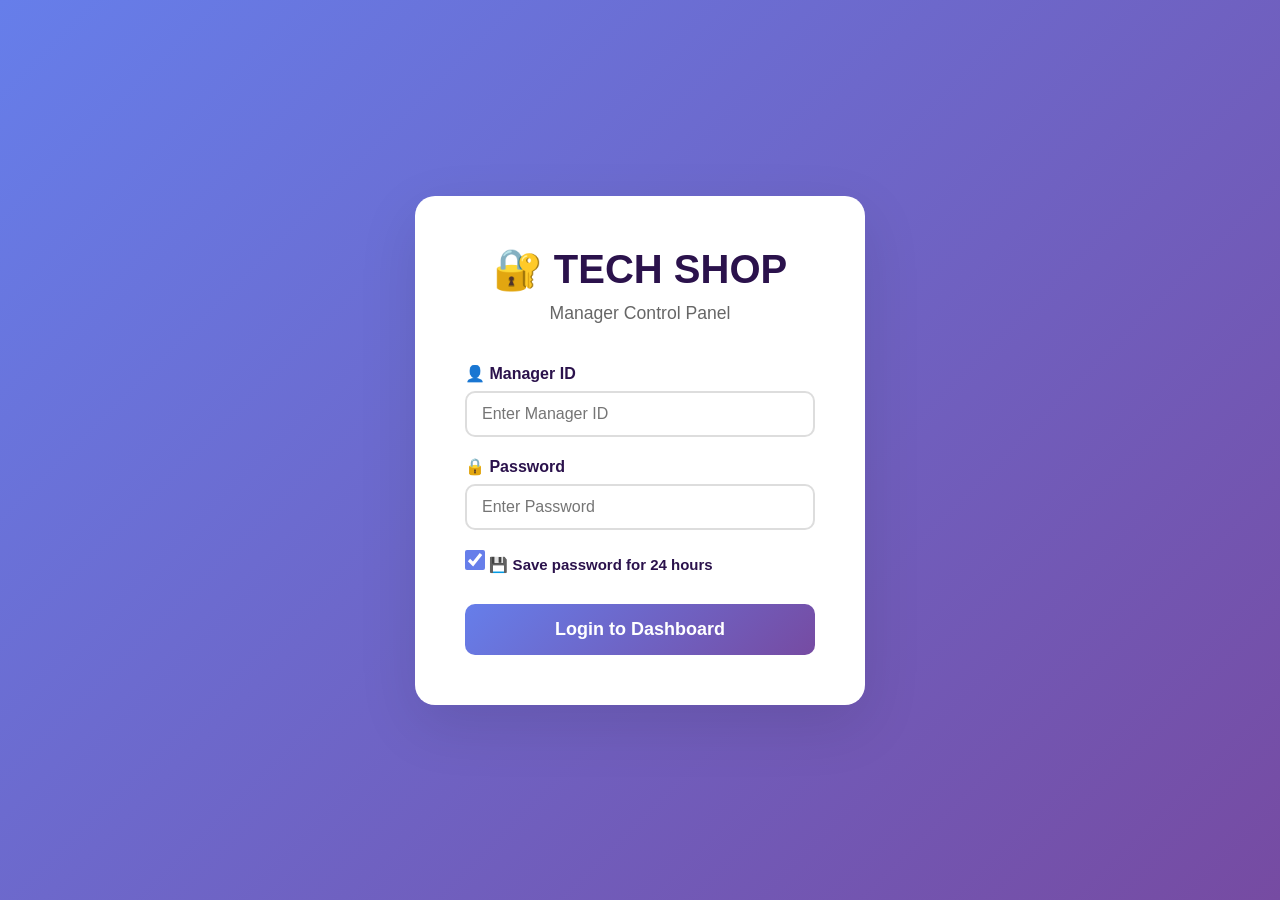
<file: manager.html>
<!DOCTYPE html>
<html lang="en">
<head>
    <meta charset="UTF-8">
    <meta name="viewport" content="width=device-width, initial-scale=1.0">
    <title>TECH SHOP - Manager Dashboard</title>
    <link rel="stylesheet" href="manager-styles.css">
</head>
<body>
    <!-- Manager Login Screen -->
    <div id="manager-login" class="manager-login-screen">
        <div class="login-box">
            <div class="logo-section">
                <h1>🔐 TECH SHOP</h1>
                <p>Manager Control Panel</p>
            </div>
            <form id="manager-login-form" onsubmit="managerLogin(event)">
                <div class="form-group">
                    <label>👤 Manager ID</label>
                    <input type="text" id="manager-id" required placeholder="Enter Manager ID">
                </div>
                <div class="form-group">
                    <label>🔒 Password</label>
                    <input type="password" id="manager-password" required placeholder="Enter Password">
                </div>
                <div class="form-group">
                    <label class="checkbox-label">
                        <input type="checkbox" id="save-password" checked>
                        <span>💾 Save password for 24 hours</span>
                    </label>
                </div>
                <button type="submit" class="login-submit-btn">Login to Dashboard</button>
            </form>
        </div>
    </div>

    <!-- Manager Dashboard -->
    <div id="manager-dashboard" class="manager-dashboard">
        <!-- Sidebar -->
        <aside class="sidebar">
            <div class="sidebar-header">
                <h2>🛍️ TECH SHOP</h2>
                <p>Manager Panel</p>
            </div>
            <nav class="sidebar-nav">
                <a href="#" onclick="showSection('dashboard')" class="nav-item active">
                    <span>📊</span> Dashboard
                </a>
                <a href="#" onclick="showSection('stores')" class="nav-item">
                    <span>🏪</span> Stores
                </a>
                <a href="#" onclick="showSection('products')" class="nav-item">
                    <span>📦</span> Products
                </a>
                <a href="#" onclick="showSection('orders')" class="nav-item">
                    <span>🛒</span> Orders
                </a>
                <a href="#" onclick="showSection('settings')" class="nav-item">
                    <span>⚙️</span> Settings
                </a>
            </nav>
            <div class="sidebar-footer">
                <button onclick="managerLogout()" class="logout-btn">
                    🚪 Logout
                </button>
            </div>
        </aside>

        <!-- Main Content -->
        <main class="main-content">
            <!-- Top Bar -->
            <header class="top-bar">
                <h1 id="page-title">Dashboard</h1>
                <div class="top-bar-actions">
                    <button onclick="toggleDarkMode()" class="btn-view-site btn-theme-toggle" title="Toggle Dark Mode">
                        <span id="theme-icon">🌙</span>
                    </button>
                    <button onclick="openCustomerSite()" class="btn-view-site" title="Open Customer Website">
                        🌐 View Store
                    </button>
                    <span class="connection-status" title="Connected to TECH SHOP">
                        🟢 Live
                    </span>
                    <span class="session-timer" id="session-timer" title="Session will expire after 24 hours">
                        ⏱️ Session: --h --m
                    </span>
                    <span class="manager-name">👤 Admin Manager</span>
                    <span class="current-time" id="current-time"></span>
                </div>
            </header>

            <!-- Dashboard Section -->
            <section id="section-dashboard" class="content-section active">
                <div class="stats-grid">
                    <div class="stat-card">
                        <div class="stat-icon">📦</div>
                        <div class="stat-info">
                            <h3 id="total-products">0</h3>
                            <p>Total Products</p>
                        </div>
                    </div>
                    <div class="stat-card">
                        <div class="stat-icon">🛒</div>
                        <div class="stat-info">
                            <h3 id="total-orders">0</h3>
                            <p>Total Orders</p>
                        </div>
                    </div>
                    <div class="stat-card">
                        <div class="stat-icon">💰</div>
                        <div class="stat-info">
                            <h3 id="total-revenue">$0</h3>
                            <p>Total Revenue</p>
                        </div>
                    </div>
                    <div class="stat-card">
                        <div class="stat-icon">⭐</div>
                        <div class="stat-info">
                            <h3 id="avg-rating">4.5</h3>
                            <p>Average Rating</p>
                        </div>
                    </div>
                </div>

                <!-- Advanced Analytics Charts Grid -->
                <div class="charts-grid">
                    <div class="chart-card">
                        <h3>📈 Sales Trend (Last 7 Days)</h3>
                        <div class="chart-canvas-container">
                            <canvas id="sales-trend-chart"></canvas>
                        </div>
                    </div>
                    <div class="chart-card">
                        <h3>🎯 Products by Category</h3>
                        <div class="chart-canvas-container">
                            <canvas id="category-pie-chart"></canvas>
                        </div>
                    </div>
                </div>

                <!-- Stock Chart Section -->
                <div class="chart-section">
                    <h2>📊 Stock Levels Overview</h2>
                    <div class="stock-chart-container">
                        <canvas id="stock-chart"></canvas>
                    </div>
                    <div class="stock-legend" id="stock-legend">
                        <!-- Legend will be generated dynamically -->
                    </div>
                </div>

                <div class="recent-activity">
                    <h2>Recent Activity</h2>
                    <div class="activity-list" id="activity-list">
                        <!-- Activity items will be added here -->
                    </div>
                </div>
            </section>

            <!-- Stores Section -->
            <section id="section-stores" class="content-section">
                <div class="section-header">
                    <h2>Store Profiles</h2>
                    <button onclick="showAddStoreForm()" class="btn-primary">
                        ➕ Add New Store
                    </button>
                </div>
                
                <!-- Add/Edit Store Form -->
                <div id="store-form-container" class="form-container store-form-container-hidden">
                    <h3 id="store-form-title">Add New Store</h3>
                    <form id="store-form" class="product-form" onsubmit="saveStore(event)">
                        <input type="hidden" id="edit-store-id">
                        
                        <div class="form-row">
                            <div class="form-group">
                                <label>🏪 Store Name *</label>
                                <input type="text" id="store-name" required placeholder="e.g., TECH SHOP Official Store">
                            </div>
                            
                            <div class="form-group">
                                <label>📧 Store Email</label>
                                <input type="email" id="store-email" placeholder="e.g., store@techshop.com">
                            </div>
                        </div>
                        
                        <div class="form-row">
                            <div class="form-group">
                                <label>📞 Store Phone</label>
                                <input type="tel" id="store-phone" placeholder="e.g., +1 (555) 123-4567">
                            </div>
                            
                            <div class="form-group">
                                <label>📍 Store Location</label>
                                <input type="text" id="store-location" placeholder="e.g., New York, USA">
                            </div>
                        </div>
                        
                        <div class="form-group">
                            <label>📝 Store Description</label>
                            <textarea id="store-description" rows="3" placeholder="Brief description of the store..."></textarea>
                        </div>
                        
                        <div class="form-group">
                            <label>🖼️ Store Logo URL</label>
                            <input type="url" id="store-logo" placeholder="https://example.com/logo.png">
                        </div>
                        
                        <div class="form-actions">
                            <button type="submit" class="btn-primary">💾 Save Store</button>
                            <button type="button" onclick="cancelStoreForm()" class="btn-secondary">❌ Cancel</button>
                        </div>
                    </form>
                </div>
                
                <!-- Stores Table -->
                <div class="stores-table-container">
                    <table class="products-table">
                        <thead>
                            <tr>
                                <th>Logo</th>
                                <th>Store Name</th>
                                <th>Email</th>
                                <th>Phone</th>
                                <th>Location</th>
                                <th>Products</th>
                                <th>Actions</th>
                            </tr>
                        </thead>
                        <tbody id="stores-table-body">
                            <!-- Stores will be loaded here -->
                        </tbody>
                    </table>
                </div>
            </section>

            <!-- Products Section -->
            <section id="section-products" class="content-section">
                <div class="section-header">
                    <h2>Product Management</h2>
                    <button onclick="toggleProductForm()" class="btn-primary" id="toggle-form-btn">
                        ➕ Add New Product
                    </button>
                </div>
                
                <!-- Add/Edit Product Form (Collapsible) -->
                <div id="product-form-container" class="form-container product-form-collapsed">
                    <div class="form-header-with-close">
                        <h3 id="product-form-title">✨ Add New Product</h3>
                        <button type="button" onclick="closeProductForm()" class="btn-close-form" title="Close Form">✖</button>
                    </div>
                    <form id="product-form" class="product-form" onsubmit="saveProduct(event)">
                        <input type="hidden" id="edit-product-id">
                        
                        <div class="form-row">
                            <div class="form-group">
                                <label>📦 Product Name *</label>
                                <input type="text" id="product-name" required placeholder="Enter product name" title="Product Name">
                            </div>
                            <div class="form-group">
                                <label>💰 Price ($) *</label>
                                <input type="number" id="product-price" step="0.01" required placeholder="0.00" title="Product Price">
                            </div>
                        </div>

                        <div class="form-group">
                            <label>📝 Description *</label>
                            <textarea id="product-description" required placeholder="Enter product description" rows="3" title="Product Description"></textarea>
                        </div>

                        <div class="form-row">
                            <div class="form-group">
                                <label>📊 Stock Quantity *</label>
                                <input type="number" id="product-stock" required placeholder="0" title="Stock Quantity">
                            </div>
                            <div class="form-group">
                                <label>🏪 Store Name *</label>
                                <select id="product-store" required title="Select Store">
                                    <option value="">-- Select Store --</option>
                                    <!-- Stores will be loaded dynamically -->
                                </select>
                                <small class="store-link-help">
                                    Don't see your store? <a href="#" onclick="showSection('stores')">Add a store first</a>
                                </small>
                            </div>
                        </div>

                        <div class="form-group">
                            <label>🖼️ Product Image *</label>
                            <div class="image-upload-area" id="image-upload-area">
                                <input type="file" id="product-image" accept="image/*" onchange="previewImage(event)" title="Upload Product Image">
                                <div class="upload-placeholder" id="upload-placeholder">
                                    <span class="upload-icon">📸</span>
                                    <p>Click to upload or drag image here</p>
                                    <small>Supports: JPG, PNG, GIF</small>
                                </div>
                                <img id="image-preview" class="image-preview image-preview-hidden" alt="Product Preview">
                            </div>
                            <small>Or enter image URL:</small>
                            <input type="text" id="product-image-url" placeholder="https://example.com/image.jpg" title="Image URL">
                        </div>

                        <div class="form-group">
                            <label>🎨 Available Colors</label>
                            <div class="colors-input-section">
                                <div class="colors-list" id="colors-list">
                                    <!-- Color inputs will be added here -->
                                </div>
                                <button type="button" onclick="addColorInput()" class="btn-add-color">
                                    ➕ Add Color
                                </button>
                            </div>
                        </div>

                        <div class="form-group">
                            <label>⭐ Product Features</label>
                            <div class="features-input-section">
                                <div class="features-list" id="features-list">
                                    <!-- Feature inputs will be added here -->
                                </div>
                                <button type="button" onclick="addFeatureInput()" class="btn-add-feature">
                                    ➕ Add Feature
                                </button>
                            </div>
                        </div>

                        <div class="form-actions">
                            <button type="submit" class="btn-save">💾 Save Product</button>
                            <button type="button" onclick="cancelProductForm()" class="btn-cancel">❌ Cancel</button>
                        </div>
                    </form>
                </div>
                
                <!-- Advanced Search & Filter Panel -->
                <div class="search-filter-panel">
                    <div class="search-filter-grid">
                        <div class="filter-group">
                            <label>🔍 Search Products</label>
                            <input type="text" id="product-search" class="filter-input" placeholder="Search by name, ID, or store..." oninput="filterProducts()">
                        </div>
                        <div class="filter-group">
                            <label>🏪 Store Filter</label>
                            <select id="store-filter" class="filter-select" onchange="filterProducts()" title="Filter by Store">
                                <option value="">All Stores</option>
                            </select>
                        </div>
                        <div class="filter-group">
                            <label>📊 Stock Status</label>
                            <select id="stock-filter" class="filter-select" onchange="filterProducts()" title="Filter by Stock Status">
                                <option value="">All Stock</option>
                                <option value="low">Low Stock (< 20)</option>
                                <option value="medium">Medium Stock (20-50)</option>
                                <option value="high">High Stock (> 50)</option>
                            </select>
                        </div>
                        <div class="filter-group">
                            <button class="btn-filter" onclick="resetFilters()">🔄 Reset</button>
                        </div>
                    </div>
                </div>
                
                <!-- Bulk Actions Bar -->
                <div id="bulk-actions-bar" class="bulk-actions-bar hidden">
                    <div class="bulk-selection-info">
                        <span id="selected-count">0</span> items selected
                    </div>
                    <div class="bulk-actions-buttons">
                        <button class="btn-bulk btn-bulk-export" onclick="exportSelectedProducts()">
                            📥 Export CSV
                        </button>
                        <button class="btn-bulk btn-bulk-delete" onclick="bulkDeleteProducts()">
                            🗑️ Delete Selected
                        </button>
                        <button class="btn-bulk btn-bulk-cancel" onclick="clearSelection()">
                            ❌ Cancel
                        </button>
                    </div>
                </div>
                
                <div class="products-table-container">
                    <table class="products-table">
                        <thead>
                            <tr>
                                <th>
                                    <div class="table-header-checkbox">
                                        <input type="checkbox" id="select-all-products" class="product-checkbox" onchange="toggleSelectAll()" title="Select All Products">
                                        <span>Select</span>
                                    </div>
                                </th>
                                <th>Image</th>
                                <th>ID</th>
                                <th>Name</th>
                                <th>Price</th>
                                <th>Stock</th>
                                <th>Store</th>
                                <th>Colors</th>
                                <th>Actions</th>
                            </tr>
                        </thead>
                        <tbody id="products-table-body">
                            <!-- Products will be loaded here -->
                        </tbody>
                    </table>
                </div>
            </section>

            <!-- Orders Section -->
            <section id="section-orders" class="content-section">
                <div class="section-header">
                    <h2>Customer Orders</h2>
                </div>
                <div class="orders-container" id="orders-container">
                    <div class="empty-state">
                        <span class="empty-icon">📋</span>
                        <p>No orders yet</p>
                    </div>
                </div>
            </section>

            <!-- Settings Section -->
            <section id="section-settings" class="content-section">
                <div class="section-header">
                    <h2>Settings</h2>
                </div>
                <div class="settings-container">
                    <div class="setting-item">
                        <h3>Store Information</h3>
                        <div class="form-group">
                            <label>Store Name</label>
                            <input type="text" value="TECH SHOP" class="setting-input" title="Store Name">
                        </div>
                        <div class="form-group">
                            <label>Email</label>
                            <input type="email" value="info@techshop.com" class="setting-input" title="Contact Email">
                        </div>
                        <div class="form-group">
                            <label>Phone</label>
                            <input type="tel" value="+1 (555) 123-4567" class="setting-input" title="Contact Phone">
                        </div>
                        <button class="btn-primary">Save Changes</button>
                    </div>
                </div>
            </section>
        </main>
    </div>

    <!-- Toast Notification Container -->
    <div id="toast-container" class="toast-container"></div>

    <script src="manager-script.js"></script>
</body>
</html>
</file>
<file: manager-styles.css>
* {
    margin: 0;
    padding: 0;
    box-sizing: border-box;
}

:root {
    /* Light Mode Colors */
    --bg-gradient-start: #667eea;
    --bg-gradient-end: #764ba2;
    --sidebar-bg-start: #2B124C;
    --sidebar-bg-end: #522546;
    --main-bg: #f5f5f5;
    --card-bg: #ffffff;
    --text-primary: #2B124C;
    --text-secondary: #666;
    --border-color: #ddd;
    --hover-bg: rgba(255, 255, 255, 0.1);
    --shadow: rgba(0, 0, 0, 0.1);
    --input-bg: #ffffff;
    --table-hover: #f5f5f5;
    
    /* Theme transition */
    --transition-speed: 0.3s;
}

body.dark-mode {
    /* Dark Mode Colors */
    --bg-gradient-start: #1a1a2e;
    --bg-gradient-end: #16213e;
    --sidebar-bg-start: #0f0f1e;
    --sidebar-bg-end: #1a1a2e;
    --main-bg: #16213e;
    --card-bg: #1f2937;
    --text-primary: #e5e7eb;
    --text-secondary: #9ca3af;
    --border-color: #374151;
    --hover-bg: rgba(255, 255, 255, 0.05);
    --shadow: rgba(0, 0, 0, 0.3);
    --input-bg: #374151;
    --table-hover: #374151;
}

body {
    font-family: 'Segoe UI', Tahoma, Geneva, Verdana, sans-serif;
    background: linear-gradient(135deg, var(--bg-gradient-start) 0%, var(--bg-gradient-end) 100%);
    min-height: 100vh;
    transition: background var(--transition-speed) ease;
}

/* Manager Login Screen */
.manager-login-screen {
    display: flex;
    justify-content: center;
    align-items: center;
    min-height: 100vh;
    padding: 20px;
}

.login-box {
    background: var(--card-bg);
    border-radius: 20px;
    padding: 50px;
    box-shadow: 0 20px 60px var(--shadow);
    max-width: 450px;
    width: 100%;
    animation: slideInUp 0.5s ease;
    transition: all var(--transition-speed) ease;
}

@keyframes slideInUp {
    from {
        opacity: 0;
        transform: translateY(30px);
    }
    to {
        opacity: 1;
        transform: translateY(0);
    }
}

.logo-section {
    text-align: center;
    margin-bottom: 40px;
}

.logo-section h1 {
    color: var(--text-primary);
    font-size: 2.5rem;
    margin-bottom: 10px;
}

.logo-section p {
    color: var(--text-secondary);
    font-size: 1.1rem;
}

.form-group {
    margin-bottom: 20px;
}

.form-group label {
    display: block;
    color: var(--text-primary);
    font-weight: 600;
    margin-bottom: 8px;
}

.form-group input,
.form-group textarea,
.form-group select,
.setting-input {
    width: 100%;
    padding: 12px 15px;
    border: 2px solid var(--border-color);
    border-radius: 10px;
    font-size: 16px;
    background: var(--input-bg);
    color: var(--text-primary);
    transition: all var(--transition-speed) ease;
}

.form-group input:focus,
.form-group textarea:focus,
.setting-input:focus {
    outline: none;
    border-color: #667eea;
}

.login-submit-btn {
    width: 100%;
    background: linear-gradient(135deg, #667eea, #764ba2);
    color: white;
    border: none;
    padding: 15px;
    border-radius: 10px;
    font-size: 18px;
    font-weight: 600;
    cursor: pointer;
    transition: all 0.3s ease;
    margin-top: 10px;
}

.login-submit-btn:hover {
    transform: translateY(-2px);
    box-shadow: 0 10px 30px rgba(102, 126, 234, 0.4);
}

.checkbox-label {
    display: flex;
    align-items: center;
    gap: 10px;
    cursor: pointer;
    -webkit-user-select: none;
    user-select: none;
}

.checkbox-label input[type="checkbox"] {
    width: 20px;
    height: 20px;
    cursor: pointer;
    accent-color: #667eea;
}

.checkbox-label span {
    color: var(--text-primary);
    font-size: 15px;
}

/* Manager Dashboard */
.manager-dashboard {
    display: none; /* Hidden by default */
    min-height: 100vh;
}

.manager-dashboard.active {
    display: flex; /* Show when active */
}

.store-form-container-hidden {
    display: none;
}

.image-preview-hidden {
    display: none;
}

.store-link-help {
    color: #666;
    display: block;
    margin-top: 5px;
    font-size: 13px;
}

.store-link-help a {
    color: #667eea;
    text-decoration: none;
}

.store-link-help a:hover {
    text-decoration: underline;
}

/* Sidebar */
.sidebar {
    width: 280px;
    background: linear-gradient(135deg, var(--sidebar-bg-start), var(--sidebar-bg-end));
    color: white;
    display: flex;
    flex-direction: column;
    position: fixed;
    height: 100vh;
    overflow-y: auto;
    transition: background var(--transition-speed) ease;
    box-shadow: 2px 0 10px var(--shadow);
}

.sidebar-header {
    padding: 30px 20px;
    border-bottom: 1px solid rgba(255, 255, 255, 0.1);
}

.sidebar-header h2 {
    font-size: 1.8rem;
    margin-bottom: 5px;
}

.sidebar-header p {
    color: rgba(255, 255, 255, 0.7);
    font-size: 14px;
}

.sidebar-nav {
    flex: 1;
    padding: 20px 0;
}

.nav-item {
    display: flex;
    align-items: center;
    gap: 15px;
    padding: 15px 25px;
    color: rgba(255, 255, 255, 0.8);
    text-decoration: none;
    transition: all 0.3s ease;
    border-left: 4px solid transparent;
}

.nav-item span {
    font-size: 22px;
}

.nav-item:hover {
    background: rgba(255, 255, 255, 0.1);
    color: white;
}

.nav-item.active {
    background: rgba(255, 255, 255, 0.15);
    border-left-color: #00f2fe;
    color: white;
}

.sidebar-footer {
    padding: 20px;
    border-top: 1px solid rgba(255, 255, 255, 0.1);
}

.logout-btn {
    width: 100%;
    background: rgba(255, 255, 255, 0.1);
    color: white;
    border: 2px solid rgba(255, 255, 255, 0.3);
    padding: 12px;
    border-radius: 10px;
    cursor: pointer;
    font-size: 16px;
    font-weight: 600;
    transition: all 0.3s ease;
}

.logout-btn:hover {
    background: rgba(255, 255, 255, 0.2);
}

/* Main Content */
.main-content {
    margin-left: 280px;
    flex: 1;
    background: var(--main-bg);
    min-height: 100vh;
    transition: background var(--transition-speed) ease;
}

.top-bar {
    background: var(--card-bg);
    padding: 20px 30px;
    box-shadow: 0 2px 10px var(--shadow);
    display: flex;
    justify-content: space-between;
    align-items: center;
    transition: all var(--transition-speed) ease;
}

.top-bar h1 {
    color: var(--text-primary);
    font-size: 2rem;
}

.top-bar-actions {
    display: flex;
    align-items: center;
    gap: 20px;
}

.btn-view-site {
    background: linear-gradient(135deg, #667eea, #764ba2);
    color: white;
    border: none;
    padding: 10px 20px;
    border-radius: 8px;
    font-size: 14px;
    font-weight: 600;
    cursor: pointer;
    transition: all 0.3s ease;
}

.btn-view-site:hover {
    transform: translateY(-2px);
    box-shadow: 0 5px 15px rgba(102, 126, 234, 0.4);
}

.btn-theme-toggle {
    margin-right: 10px;
}

.connection-status {
    background: #d4edda;
    color: #155724;
    padding: 6px 12px;
    border-radius: 20px;
    font-size: 12px;
    font-weight: 600;
    border: 1px solid #c3e6cb;
}

.session-timer {
    background: #fff3cd;
    color: #856404;
    padding: 6px 12px;
    border-radius: 20px;
    font-size: 12px;
    font-weight: 600;
    border: 1px solid #ffeaa7;
    cursor: help;
}

.session-timer.warning {
    background: #f8d7da;
    color: #721c24;
    border-color: #f5c6cb;
    animation: pulse 2s infinite;
}

@keyframes pulse {
    0%, 100% { opacity: 1; }
    50% { opacity: 0.7; }
}

.manager-name,
.current-time {
    color: var(--text-secondary);
    font-size: 14px;
}

/* Content Sections */
.content-section {
    display: none;
    padding: 30px;
}

.content-section.active {
    display: block;
}

.section-header {
    display: flex;
    justify-content: space-between;
    align-items: center;
    margin-bottom: 30px;
}

.section-header h2 {
    color: #2B124C;
    font-size: 1.8rem;
}

/* Stats Grid */
.stats-grid {
    display: grid;
    grid-template-columns: repeat(auto-fit, minmax(250px, 1fr));
    gap: 25px;
    margin-bottom: 40px;
}

.stat-card {
    background: white;
    border-radius: 15px;
    padding: 25px;
    display: flex;
    align-items: center;
    gap: 20px;
    box-shadow: 0 5px 15px rgba(0, 0, 0, 0.1);
    transition: all 0.3s ease;
}

.stat-card:hover {
    transform: translateY(-5px);
    box-shadow: 0 10px 25px rgba(0, 0, 0, 0.15);
}

.stat-icon {
    font-size: 3rem;
    width: 70px;
    height: 70px;
    display: flex;
    align-items: center;
    justify-content: center;
    background: linear-gradient(135deg, #667eea, #764ba2);
    border-radius: 15px;
}

.stat-info h3 {
    color: #2B124C;
    font-size: 2rem;
    margin-bottom: 5px;
}

.stat-info p {
    color: #666;
    font-size: 14px;
}

/* Stock Chart Section */
.chart-section {
    background: white;
    border-radius: 15px;
    padding: 30px;
    margin-bottom: 40px;
    box-shadow: 0 5px 15px rgba(0, 0, 0, 0.1);
}

.chart-section h2 {
    color: #2B124C;
    margin-bottom: 25px;
    font-size: 1.5rem;
}

.stock-chart-container {
    position: relative;
    height: 400px;
    margin-bottom: 20px;
}

#stock-chart {
    width: 100% !important;
    height: 100% !important;
}

.stock-legend {
    display: grid;
    grid-template-columns: repeat(auto-fit, minmax(200px, 1fr));
    gap: 15px;
    margin-top: 20px;
}

.legend-item {
    display: flex;
    align-items: center;
    gap: 10px;
    padding: 10px;
    background: #f8f9fa;
    border-radius: 8px;
}

.legend-color {
    width: 30px;
    height: 30px;
    border-radius: 5px;
    flex-shrink: 0;
}

.legend-info {
    flex: 1;
}

.legend-name {
    font-weight: 600;
    color: #2B124C;
    font-size: 14px;
    display: block;
    margin-bottom: 2px;
}

.legend-stock {
    font-size: 12px;
    color: #666;
}

.stock-status {
    display: inline-block;
    padding: 2px 8px;
    border-radius: 12px;
    font-size: 11px;
    font-weight: 600;
    margin-left: 5px;
}

.stock-status.low {
    background: #fee;
    color: #c33;
}

.stock-status.medium {
    background: #ffeaa7;
    color: #d63031;
}

.stock-status.high {
    background: #d4edda;
    color: #155724;
}

/* Recent Activity */
.recent-activity {
    background: white;
    border-radius: 15px;
    padding: 25px;
    box-shadow: 0 5px 15px rgba(0, 0, 0, 0.1);
}

.recent-activity h2 {
    color: #2B124C;
    margin-bottom: 20px;
}

.activity-list {
    display: flex;
    flex-direction: column;
    gap: 15px;
}

.activity-item {
    padding: 15px;
    background: #f5f5f5;
    border-radius: 10px;
    border-left: 4px solid #667eea;
}

.activity-item strong {
    color: #2B124C;
}

/* Products Table */
.products-table-container,
.stores-table-container {
    background: white;
    border-radius: 15px;
    padding: 20px;
    box-shadow: 0 5px 15px rgba(0, 0, 0, 0.1);
    overflow-x: auto;
}

.form-container {
    background: white;
    border-radius: 15px;
    padding: 30px;
    margin-bottom: 30px;
    box-shadow: 0 5px 15px rgba(0, 0, 0, 0.1);
}

.form-container h3 {
    color: #2B124C;
    margin-bottom: 25px;
    font-size: 1.5rem;
}

.products-table {
    width: 100%;
    border-collapse: collapse;
}

.products-table thead {
    background: linear-gradient(135deg, #667eea, #764ba2);
    color: white;
}

.products-table th,
.products-table td {
    padding: 15px;
    text-align: left;
}

.products-table tbody tr {
    border-bottom: 1px solid #eee;
    transition: background 0.3s ease;
}

.products-table tbody tr:hover {
    background: #f5f5f5;
}

.product-img-small {
    width: 60px;
    height: 60px;
    object-fit: cover;
    border-radius: 8px;
}

.color-dots {
    display: flex;
    gap: 5px;
}

.color-dot {
    width: 20px;
    height: 20px;
    border-radius: 50%;
    border: 2px solid #ddd;
}

.badge {
    background: linear-gradient(135deg, #667eea, #764ba2);
    color: white;
    padding: 4px 12px;
    border-radius: 20px;
    font-size: 12px;
    font-weight: 600;
    white-space: nowrap;
}

.action-btns {
    display: flex;
    gap: 10px;
}

.btn-edit,
.btn-delete {
    padding: 8px 15px;
    border: none;
    border-radius: 8px;
    cursor: pointer;
    font-weight: 600;
    transition: all 0.3s ease;
}

.btn-edit {
    background: #4caf50;
    color: white;
}

.btn-edit:hover {
    background: #45a049;
}

.btn-delete {
    background: #f44336;
    color: white;
}

.btn-delete:hover {
    background: #da190b;
}

/* Product Form */
.product-form {
    background: white;
    border-radius: 15px;
    padding: 30px;
    box-shadow: 0 5px 15px rgba(0, 0, 0, 0.1);
}

.form-row {
    display: grid;
    grid-template-columns: 1fr 1fr;
    gap: 20px;
}

.image-upload-area {
    border: 3px dashed #ddd;
    border-radius: 15px;
    padding: 40px;
    text-align: center;
    cursor: pointer;
    transition: all 0.3s ease;
    position: relative;
    min-height: 200px;
    display: flex;
    align-items: center;
    justify-content: center;
}

.image-upload-area:hover {
    border-color: #667eea;
    background: #f8f9ff;
}

.image-upload-area input[type="file"] {
    position: absolute;
    width: 100%;
    height: 100%;
    opacity: 0;
    cursor: pointer;
}

.upload-icon {
    font-size: 4rem;
    display: block;
    margin-bottom: 15px;
}

.image-preview {
    max-width: 100%;
    max-height: 300px;
    border-radius: 10px;
}

.colors-list,
.features-list {
    display: flex;
    flex-direction: column;
    gap: 10px;
    margin-bottom: 15px;
}

.color-input-group {
    display: grid;
    grid-template-columns: 1fr 1fr auto;
    gap: 10px;
    align-items: center;
}

.feature-input-group {
    display: flex;
    gap: 10px;
    align-items: center;
}

.feature-input-group input {
    flex: 1;
}

.btn-remove {
    background: #f44336;
    color: white;
    border: none;
    padding: 10px 15px;
    border-radius: 8px;
    cursor: pointer;
    font-weight: 600;
}

.btn-add-color,
.btn-add-feature {
    background: #667eea;
    color: white;
    border: none;
    padding: 10px 20px;
    border-radius: 8px;
    cursor: pointer;
    font-weight: 600;
    transition: all 0.3s ease;
}

.btn-add-color:hover,
.btn-add-feature:hover {
    background: #764ba2;
}

.form-actions {
    display: flex;
    gap: 15px;
    margin-top: 30px;
}

.btn-save,
.btn-cancel,
.btn-primary {
    padding: 15px 30px;
    border: none;
    border-radius: 10px;
    font-size: 16px;
    font-weight: 600;
    cursor: pointer;
    transition: all 0.3s ease;
}

.btn-save,
.btn-primary {
    background: linear-gradient(135deg, #667eea, #764ba2);
    color: white;
}

.btn-save:hover,
.btn-primary:hover {
    transform: translateY(-2px);
    box-shadow: 0 10px 25px rgba(102, 126, 234, 0.4);
}

.btn-danger {
    background: linear-gradient(135deg, #f44336, #e91e63) !important;
}

.btn-danger:hover {
    box-shadow: 0 10px 25px rgba(244, 67, 54, 0.4) !important;
}

.btn-cancel {
    background: #f5f5f5;
    color: #666;
}

.btn-cancel:hover {
    background: #e0e0e0;
}

/* Empty State */
.empty-state {
    text-align: center;
    padding: 60px 20px;
    background: white;
    border-radius: 15px;
}

.empty-icon {
    font-size: 5rem;
    display: block;
    margin-bottom: 20px;
}

/* Settings */
.settings-container {
    display: grid;
    gap: 25px;
}

.setting-item {
    background: var(--card-bg);
    border-radius: 15px;
    padding: 30px;
    box-shadow: 0 5px 15px var(--shadow);
    transition: all var(--transition-speed) ease;
}

.setting-item h3 {
    color: var(--text-primary);
    margin-bottom: 20px;
    font-size: 1.5rem;
}

/* Advanced Features - Dark Mode Toggle */
.theme-toggle {
    position: fixed;
    bottom: 30px;
    right: 30px;
    width: 60px;
    height: 60px;
    background: linear-gradient(135deg, #667eea, #764ba2);
    border-radius: 50%;
    display: flex;
    align-items: center;
    justify-content: center;
    cursor: pointer;
    box-shadow: 0 5px 20px rgba(0, 0, 0, 0.3);
    transition: all var(--transition-speed) ease;
    z-index: 1000;
    font-size: 1.8rem;
}

.theme-toggle:hover {
    transform: scale(1.1) rotate(180deg);
    box-shadow: 0 8px 25px rgba(102, 126, 234, 0.5);
}

/* Notification Toast System */
.toast-container {
    position: fixed;
    top: 20px;
    right: 20px;
    z-index: 9999;
    display: flex;
    flex-direction: column;
    gap: 10px;
    max-width: 400px;
}

.toast {
    background: var(--card-bg);
    border-radius: 12px;
    padding: 15px 20px;
    box-shadow: 0 10px 30px var(--shadow);
    display: flex;
    align-items: center;
    gap: 15px;
    animation: slideInRight 0.4s ease;
    border-left: 4px solid #667eea;
    min-width: 300px;
}

.toast.success { border-left-color: #4caf50; }
.toast.error { border-left-color: #f44336; }
.toast.warning { border-left-color: #ff9800; }
.toast.info { border-left-color: #2196f3; }

@keyframes slideInRight {
    from {
        opacity: 0;
        transform: translateX(100px);
    }
    to {
        opacity: 1;
        transform: translateX(0);
    }
}

.toast-icon {
    font-size: 1.5rem;
    flex-shrink: 0;
}

.toast-content {
    flex: 1;
}

.toast-title {
    font-weight: 600;
    color: var(--text-primary);
    margin-bottom: 3px;
}

.toast-message {
    font-size: 14px;
    color: var(--text-secondary);
}

.toast-close {
    cursor: pointer;
    font-size: 1.2rem;
    color: var(--text-secondary);
    transition: all 0.2s ease;
}

.toast-close:hover {
    color: var(--text-primary);
}

/* Bulk Actions Bar */
.bulk-actions-bar {
    background: var(--card-bg);
    padding: 15px 20px;
    border-radius: 12px;
    margin-bottom: 20px;
    box-shadow: 0 5px 15px var(--shadow);
    display: flex;
    align-items: center;
    justify-content: space-between;
    animation: slideInUp 0.3s ease;
}

.bulk-actions-bar.hidden {
    display: none;
}

.bulk-selection-info {
    display: flex;
    align-items: center;
    gap: 15px;
    color: var(--text-primary);
    font-weight: 600;
}

.bulk-actions-buttons {
    display: flex;
    gap: 10px;
}

.btn-bulk {
    padding: 8px 15px;
    border: none;
    border-radius: 8px;
    cursor: pointer;
    font-weight: 600;
    transition: all 0.3s ease;
    font-size: 14px;
}

.btn-bulk-delete {
    background: #f44336;
    color: white;
}

.btn-bulk-delete:hover {
    background: #da190b;
    transform: translateY(-2px);
}

.btn-bulk-export {
    background: #4caf50;
    color: white;
}

.btn-bulk-export:hover {
    background: #45a049;
    transform: translateY(-2px);
}

.btn-bulk-cancel {
    background: var(--input-bg);
    color: var(--text-primary);
    border: 2px solid var(--border-color);
}

.btn-bulk-cancel:hover {
    background: var(--table-hover);
}

/* Advanced Search & Filter Panel */
.search-filter-panel {
    background: var(--card-bg);
    border-radius: 15px;
    padding: 20px;
    margin-bottom: 20px;
    box-shadow: 0 5px 15px var(--shadow);
}

.search-filter-grid {
    display: grid;
    grid-template-columns: 2fr 1fr 1fr auto;
    gap: 15px;
    align-items: end;
}

.filter-group {
    display: flex;
    flex-direction: column;
    gap: 8px;
}

.filter-group label {
    color: var(--text-primary);
    font-weight: 600;
    font-size: 14px;
}

.filter-input,
.filter-select {
    padding: 10px 15px;
    border: 2px solid var(--border-color);
    border-radius: 8px;
    font-size: 14px;
    background: var(--input-bg);
    color: var(--text-primary);
    transition: all 0.3s ease;
}

.filter-input:focus,
.filter-select:focus {
    outline: none;
    border-color: #667eea;
}

.btn-filter {
    padding: 10px 20px;
    background: linear-gradient(135deg, #667eea, #764ba2);
    color: white;
    border: none;
    border-radius: 8px;
    cursor: pointer;
    font-weight: 600;
    transition: all 0.3s ease;
}

.btn-filter:hover {
    transform: translateY(-2px);
    box-shadow: 0 5px 15px rgba(102, 126, 234, 0.4);
}

/* Enhanced Product Table with Checkboxes */
.product-checkbox {
    width: 20px;
    height: 20px;
    cursor: pointer;
    accent-color: #667eea;
}

.table-header-checkbox {
    display: flex;
    align-items: center;
    gap: 8px;
}

/* Charts Container */
.charts-grid {
    display: grid;
    grid-template-columns: 2fr 1fr;
    gap: 25px;
    margin-bottom: 30px;
}

.chart-card {
    background: var(--card-bg);
    border-radius: 15px;
    padding: 25px;
    box-shadow: 0 5px 15px var(--shadow);
    transition: all var(--transition-speed) ease;
}

.chart-card h3 {
    color: var(--text-primary);
    margin-bottom: 20px;
    font-size: 1.3rem;
}

.chart-canvas-container {
    position: relative;
    height: 300px;
}

/* Loading Spinner */
.loading-spinner {
    display: inline-block;
    width: 40px;
    height: 40px;
    border: 4px solid var(--border-color);
    border-top-color: #667eea;
    border-radius: 50%;
    animation: spin 1s linear infinite;
}

@keyframes spin {
    to { transform: rotate(360deg); }
}

/* Enhanced Stats Cards */
.stat-card {
    background: var(--card-bg);
    border-radius: 15px;
    padding: 25px;
    display: flex;
    align-items: center;
    gap: 20px;
    box-shadow: 0 5px 15px var(--shadow);
    transition: all var(--transition-speed) ease;
    position: relative;
    overflow: hidden;
}

.stat-card::before {
    content: '';
    position: absolute;
    top: 0;
    right: 0;
    width: 100px;
    height: 100px;
    background: linear-gradient(135deg, rgba(102, 126, 234, 0.1), rgba(118, 75, 162, 0.1));
    border-radius: 50%;
    transform: translate(30%, -30%);
}

.stat-info h3 {
    color: var(--text-primary);
    font-size: 2rem;
    margin-bottom: 5px;
}

.stat-info p {
    color: var(--text-secondary);
    font-size: 14px;
}

/* Enhanced Tables */
.products-table-container,
.stores-table-container {
    background: var(--card-bg);
    border-radius: 15px;
    padding: 20px;
    box-shadow: 0 5px 15px var(--shadow);
    overflow-x: auto;
    transition: all var(--transition-speed) ease;
}

.section-header h2 {
    color: var(--text-primary);
    font-size: 1.8rem;
}

.form-container {
    background: var(--card-bg);
    border-radius: 15px;
    padding: 30px;
    margin-bottom: 30px;
    box-shadow: 0 5px 15px var(--shadow);
    transition: all var(--transition-speed) ease;
}

.form-container h3 {
    color: var(--text-primary);
    margin-bottom: 25px;
    font-size: 1.5rem;
}

.chart-section {
    background: var(--card-bg);
    border-radius: 15px;
    padding: 30px;
    margin-bottom: 40px;
    box-shadow: 0 5px 15px var(--shadow);
    transition: all var(--transition-speed) ease;
}

.chart-section h2 {
    color: var(--text-primary);
    margin-bottom: 25px;
    font-size: 1.5rem;
}

.recent-activity {
    background: var(--card-bg);
    border-radius: 15px;
    padding: 25px;
    box-shadow: 0 5px 15px var(--shadow);
    transition: all var(--transition-speed) ease;
}

.recent-activity h2 {
    color: var(--text-primary);
    margin-bottom: 20px;
}

.activity-item {
    padding: 15px;
    background: var(--table-hover);
    border-radius: 10px;
    border-left: 4px solid #667eea;
}

.activity-item strong {
    color: var(--text-primary);
}

.empty-state {
    text-align: center;
    padding: 60px 20px;
    background: var(--card-bg);
    border-radius: 15px;
    transition: all var(--transition-speed) ease;
}

.empty-state h3 {
    color: var(--text-primary);
}

.empty-state p {
    color: var(--text-secondary);
}

.products-table tbody tr {
    border-bottom: 1px solid var(--border-color);
    transition: background var(--transition-speed) ease;
}

.products-table tbody tr:hover {
    background: var(--table-hover);
}

.products-table tbody tr.selected {
    background: rgba(102, 126, 234, 0.1);
}

/* Smooth Transitions for All Interactive Elements */
button, a, input, select, textarea {
    transition: all var(--transition-speed) ease;
}

/* ============================================
   ADVANCED PRODUCT FORM - COLLAPSIBLE
   ============================================ */

.product-form-collapsed {
    max-height: 0;
    overflow: hidden;
    opacity: 0;
    margin-bottom: 0 !important;
    padding: 0 !important;
    transition: all 0.5s cubic-bezier(0.4, 0, 0.2, 1);
}

.product-form-expanded {
    max-height: 3000px;
    opacity: 1;
    margin-bottom: 30px !important;
    padding: 30px !important;
    animation: slideInDown 0.5s cubic-bezier(0.4, 0, 0.2, 1);
}

@keyframes slideInDown {
    from {
        transform: translateY(-20px);
        opacity: 0;
    }
    to {
        transform: translateY(0);
        opacity: 1;
    }
}

.form-header-with-close {
    display: flex;
    justify-content: space-between;
    align-items: center;
    margin-bottom: 25px;
    padding-bottom: 15px;
    border-bottom: 2px solid var(--border-color);
}

.form-header-with-close h3 {
    color: var(--text-primary);
    font-size: 1.5rem;
    margin: 0;
}

.btn-close-form {
    background: transparent;
    border: none;
    font-size: 1.5rem;
    color: var(--text-secondary);
    cursor: pointer;
    width: 40px;
    height: 40px;
    border-radius: 50%;
    display: flex;
    align-items: center;
    justify-content: center;
    transition: all 0.3s ease;
}

.btn-close-form:hover {
    background: rgba(244, 67, 54, 0.1);
    color: #f44336;
    transform: rotate(90deg);
}

/* Enhanced Form Inputs with Focus States */
.product-form input:focus,
.product-form textarea:focus,
.product-form select:focus {
    border-color: #667eea;
    box-shadow: 0 0 0 3px rgba(102, 126, 234, 0.1);
    transform: translateY(-2px);
}

/* Cool Image Upload Area with Hover */
.image-upload-area {
    position: relative;
    overflow: hidden;
}

.image-upload-area::before {
    content: '';
    position: absolute;
    top: 0;
    left: -100%;
    width: 100%;
    height: 100%;
    background: linear-gradient(90deg, transparent, rgba(102, 126, 234, 0.3), transparent);
    transition: left 0.5s ease;
}

.image-upload-area:hover::before {
    left: 100%;
}

/* Color Input Enhancements */
.colors-input-section,
.features-input-section {
    background: var(--table-hover);
    padding: 20px;
    border-radius: 12px;
    border: 2px dashed var(--border-color);
}

.color-input-group {
    background: var(--card-bg);
    padding: 15px;
    border-radius: 10px;
    margin-bottom: 10px;
    border: 1px solid var(--border-color);
    transition: all 0.3s ease;
}

.color-input-group:hover {
    border-color: #667eea;
    box-shadow: 0 5px 15px rgba(102, 126, 234, 0.2);
    transform: translateX(5px);
}

.feature-input-group {
    background: var(--card-bg);
    padding: 10px;
    border-radius: 8px;
    margin-bottom: 8px;
    border: 1px solid var(--border-color);
    transition: all 0.3s ease;
}

.feature-input-group:hover {
    border-color: #667eea;
    transform: translateX(5px);
}

/* Enhanced Button Styles */
.btn-add-color,
.btn-add-feature {
    width: 100%;
    margin-top: 10px;
}

.btn-remove:hover {
    transform: scale(1.05) rotate(5deg);
}

/* Form Actions with Better Spacing */
.form-actions {
    display: flex;
    gap: 15px;
    margin-top: 30px;
    padding-top: 20px;
    border-top: 2px solid var(--border-color);
}

/* Product Table Row Hover Effects */
.products-table tbody tr {
    transition: all 0.3s ease;
}

.products-table tbody tr:hover {
    background: var(--table-hover);
    transform: scale(1.01);
    box-shadow: 0 5px 15px rgba(0, 0, 0, 0.1);
}

/* Action Buttons with Cool Hover */
.btn-edit {
    position: relative;
    overflow: hidden;
}

.btn-edit::before,
.btn-delete::before {
    content: '';
    position: absolute;
    top: 50%;
    left: 50%;
    width: 0;
    height: 0;
    border-radius: 50%;
    background: rgba(255, 255, 255, 0.3);
    transform: translate(-50%, -50%);
    transition: width 0.5s, height 0.5s;
}

.btn-edit:hover::before,
.btn-delete:hover::before {
    width: 300px;
    height: 300px;
}

/* Badge Pulse Animation */
.badge {
    animation: badgePulse 2s infinite;
}

@keyframes badgePulse {
    0%, 100% { transform: scale(1); }
    50% { transform: scale(1.05); }
}

/* Stock Status Enhanced Colors */
.stock-status.low {
    animation: warningPulse 1.5s infinite;
}

@keyframes warningPulse {
    0%, 100% { opacity: 1; }
    50% { opacity: 0.7; }
}

/* Responsive */
@media (max-width: 768px) {
    .sidebar {
        width: 70px;
    }

    .sidebar-header h2,
    .sidebar-header p,
    .nav-item span:last-child,
    .logout-btn {
        display: none;
    }

    .sidebar-header {
        text-align: center;
        padding: 20px 10px;
    }

    .nav-item {
        justify-content: center;
        padding: 15px 10px;
    }

    .main-content {
        margin-left: 70px;
    }

    .top-bar {
        flex-direction: column;
        gap: 15px;
    }

    .form-row {
        grid-template-columns: 1fr;
    }

    .stats-grid {
        grid-template-columns: 1fr;
    }

    .products-table-container {
        overflow-x: scroll;
    }
}
</file>
